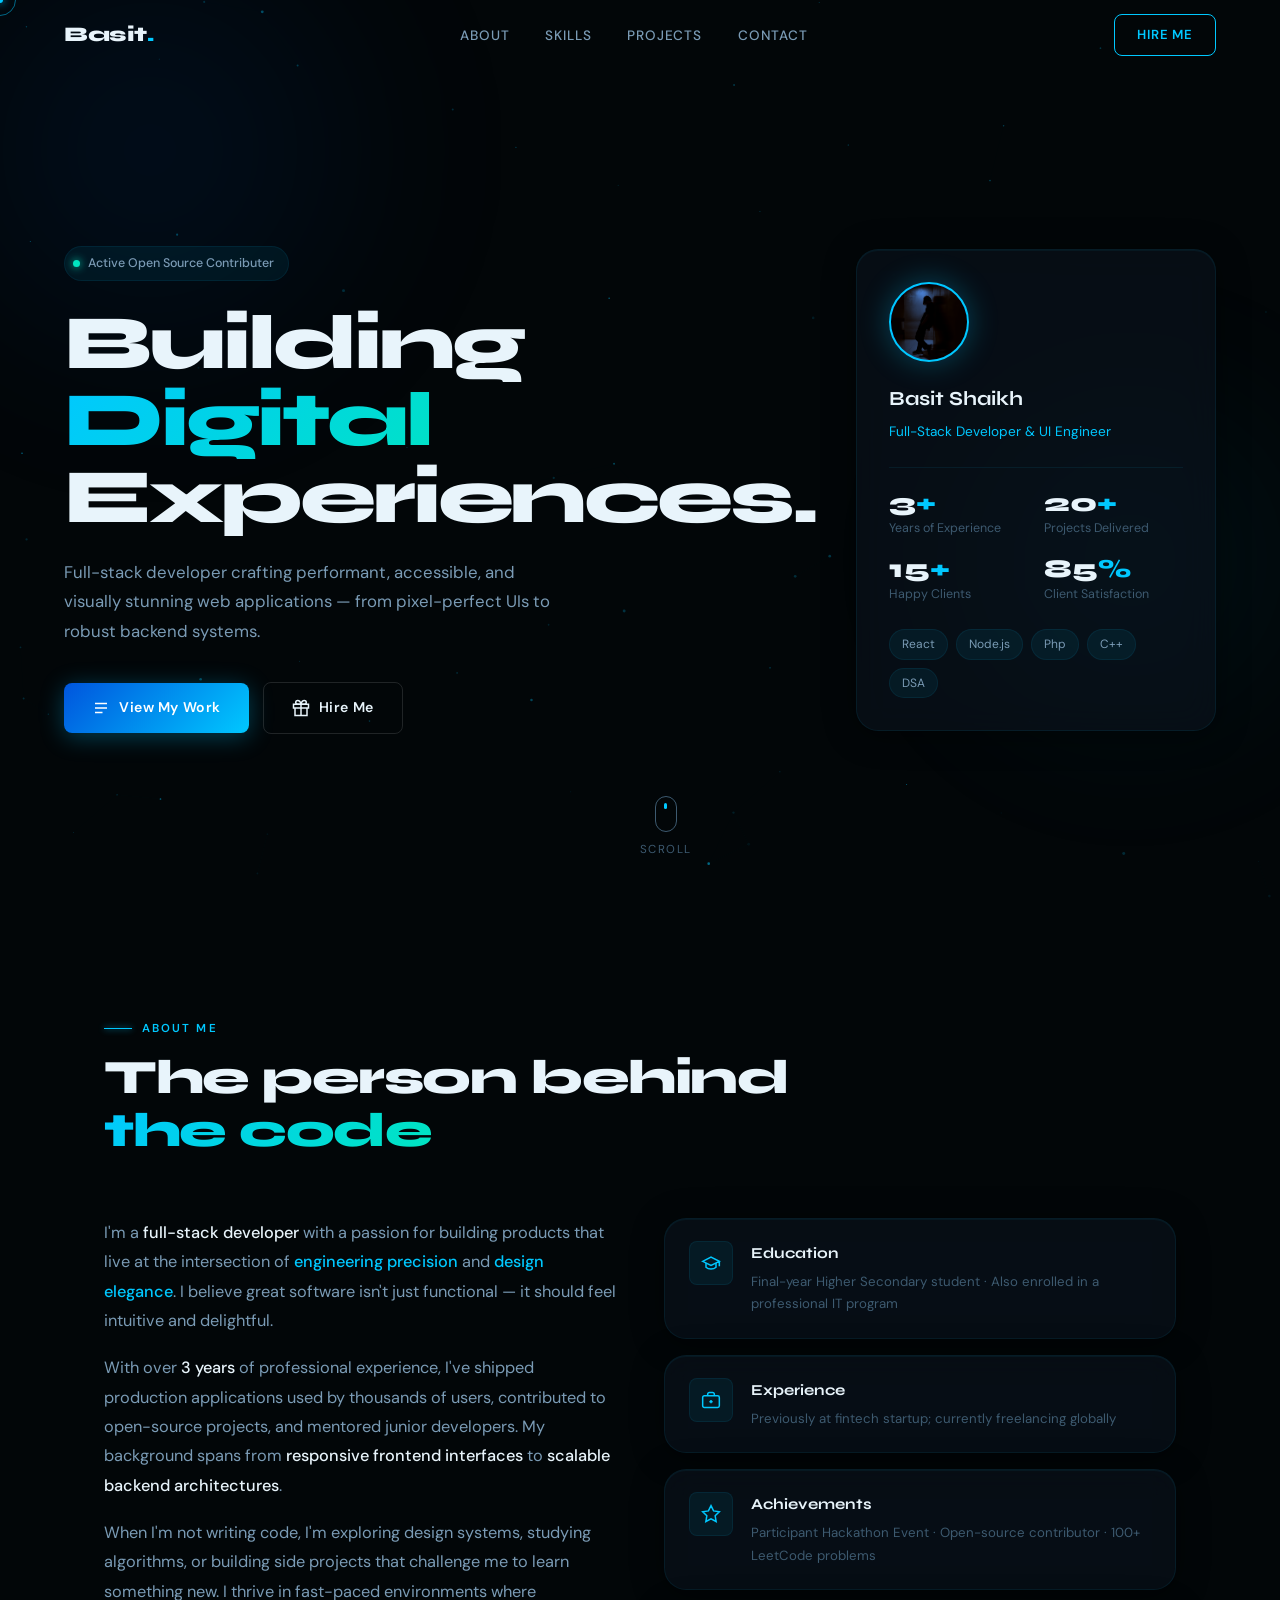
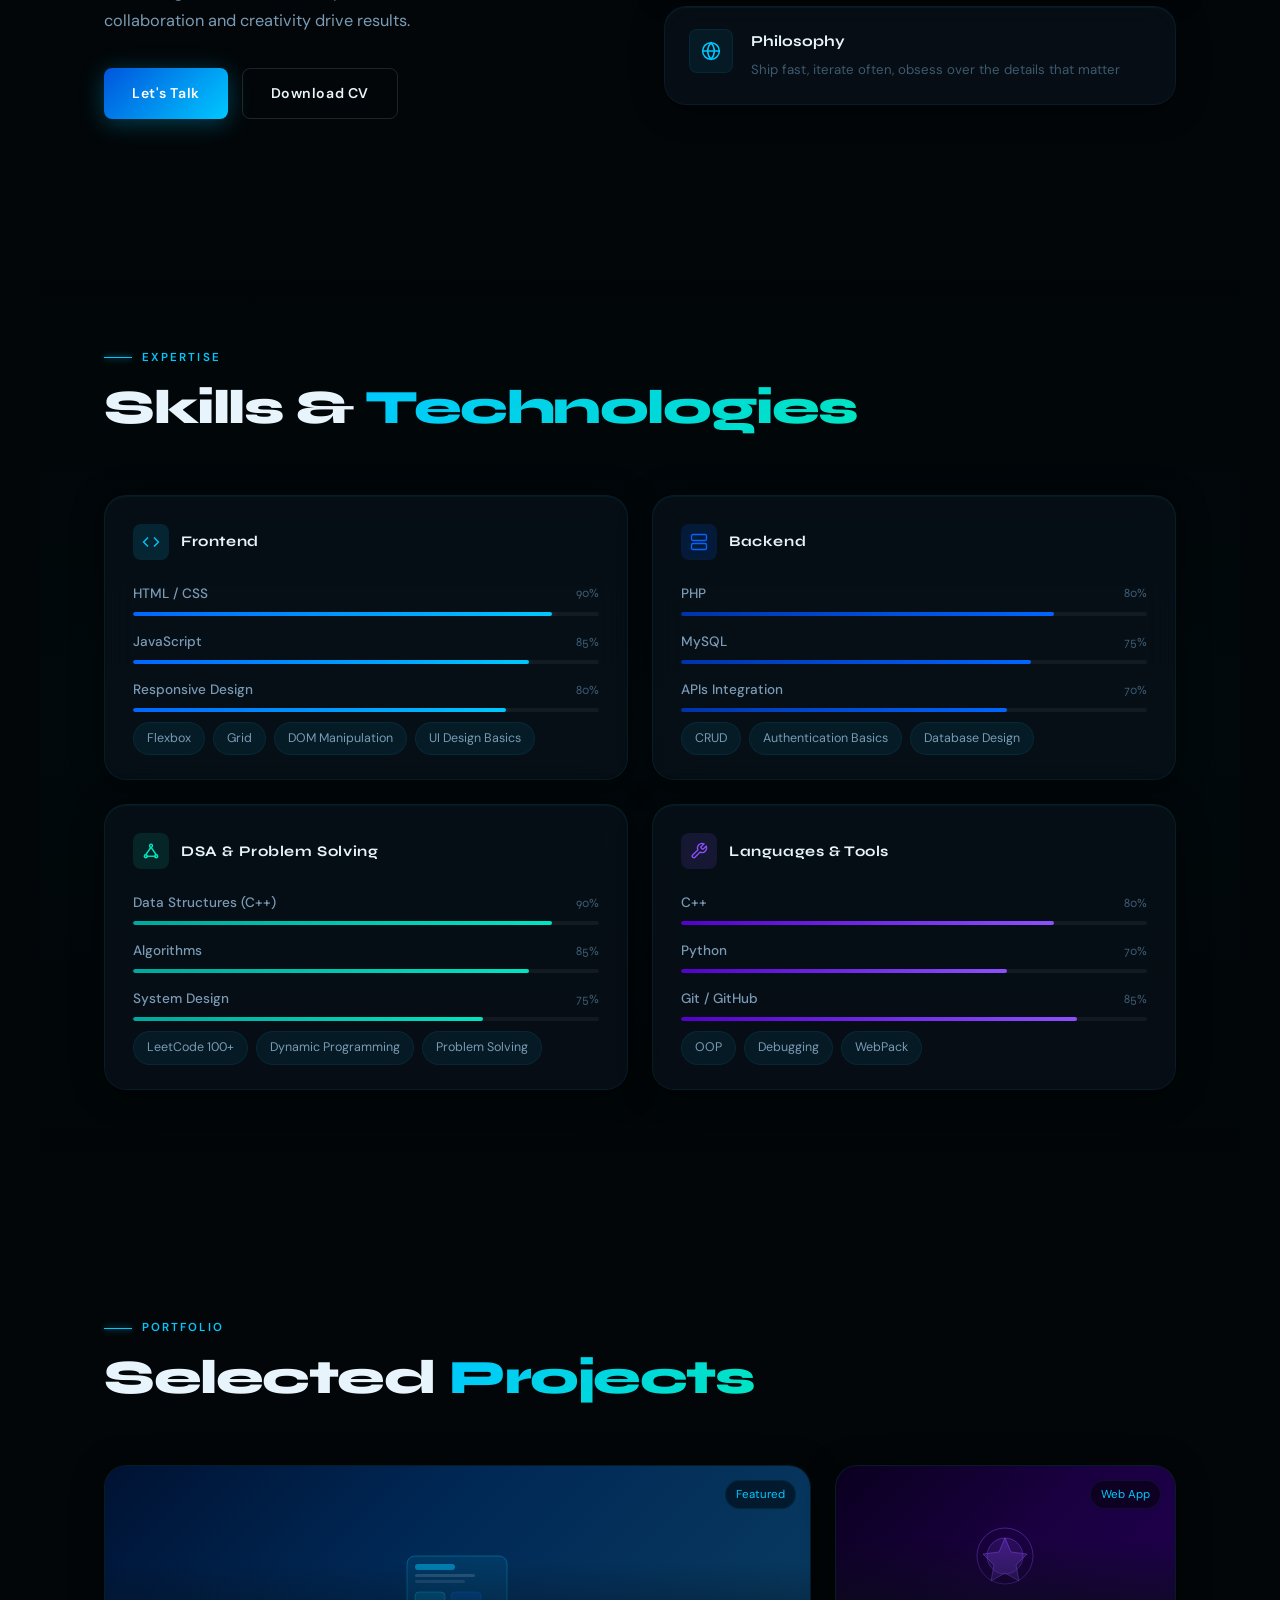
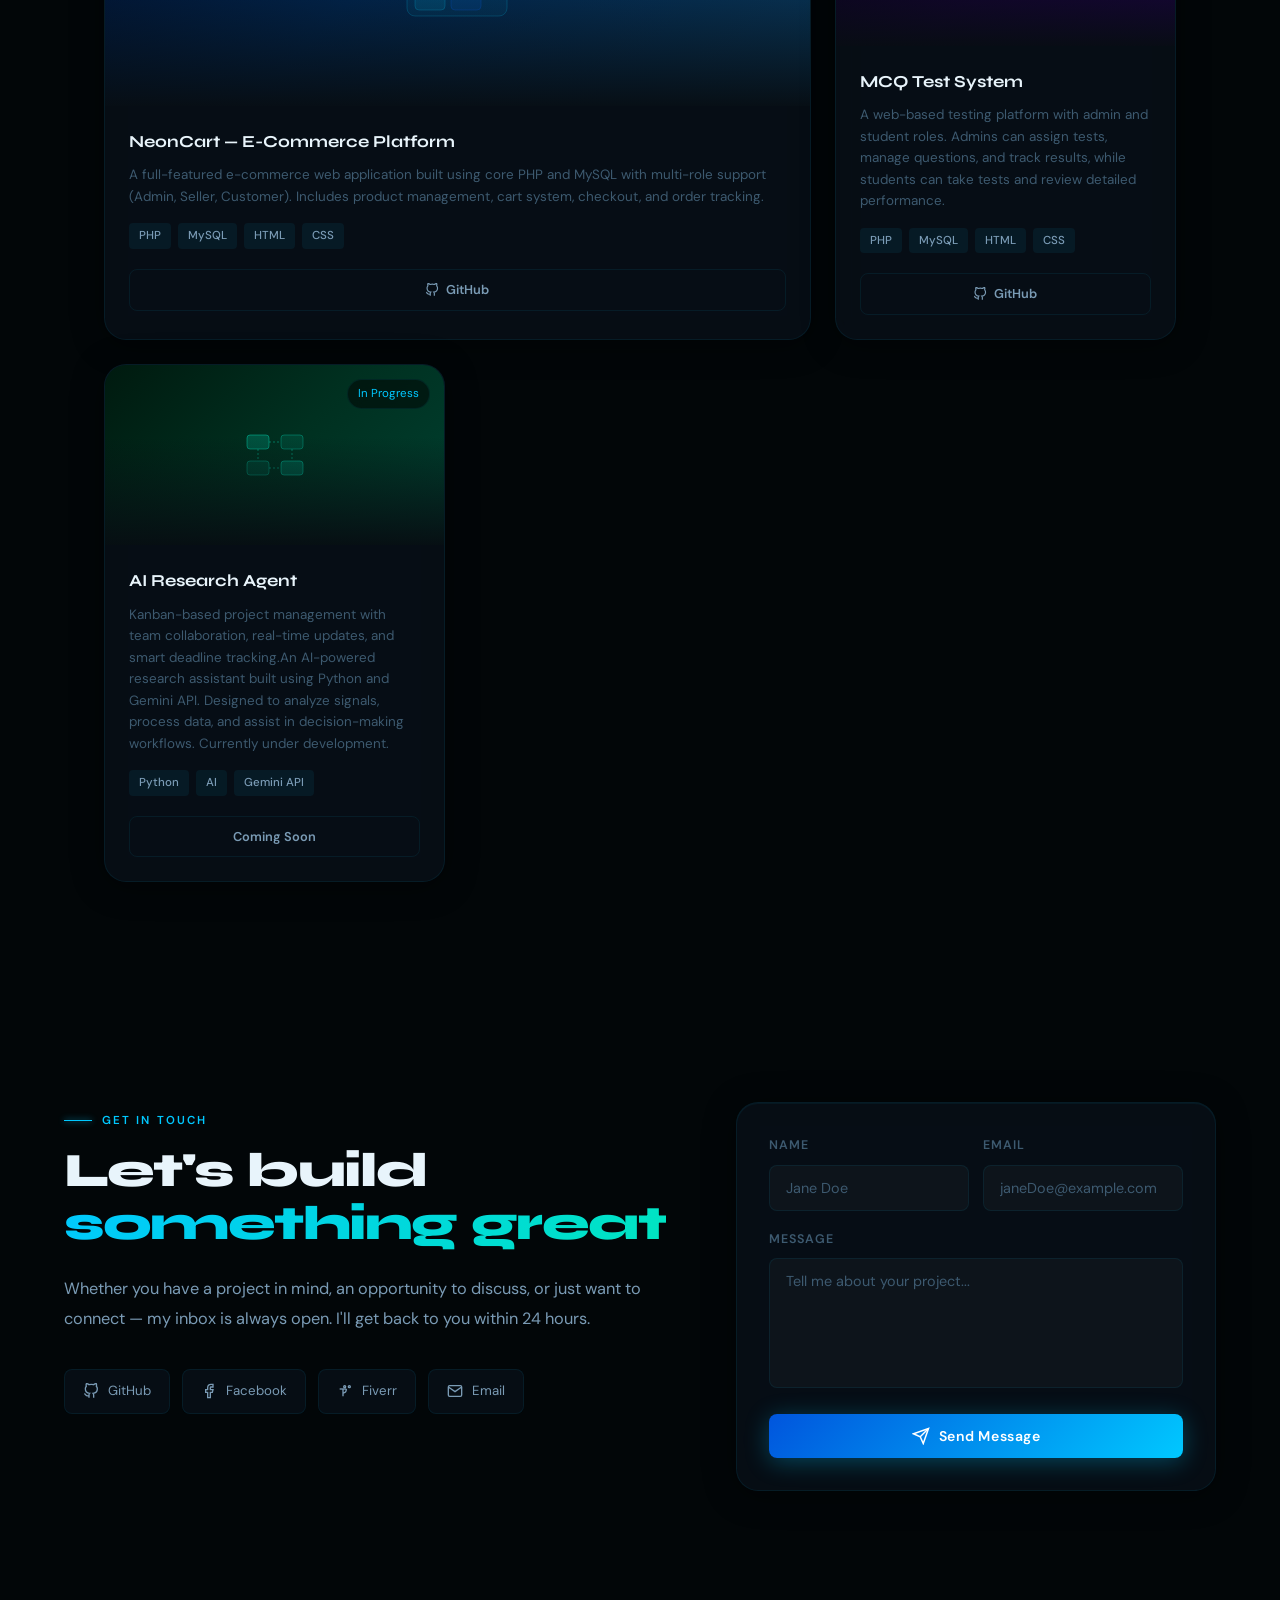
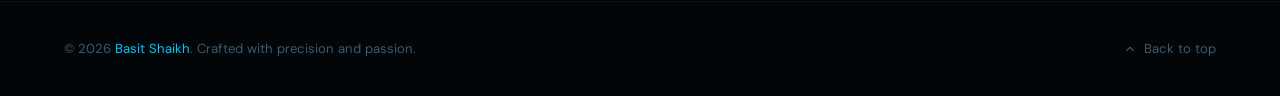
<file: index.html>
<!DOCTYPE html>
<html lang="en">
<head>
  <meta charset="UTF-8" />
  <meta name="viewport" content="width=device-width, initial-scale=1.0"/>
  <title>Basit Shaikh — Frontend Developer</title>
  <link rel="preconnect" href="https://fonts.googleapis.com">
  <link rel="preconnect" href="https://fonts.gstatic.com" crossorigin>
  <link href="https://fonts.googleapis.com/css2?family=Syne:wght@400;500;600;700;800&family=DM+Sans:ital,opsz,wght@0,9..40,300;0,9..40,400;0,9..40,500;1,9..40,300&display=swap" rel="stylesheet">
  <link rel="stylesheet" href="style.css"></link>
</head>
<body>

  <!-- Cursor -->
  <div id="cursor-dot"></div>
  <div id="cursor-ring"></div>

  <!-- Scroll Progress -->
  <div id="scroll-progress"></div>

  <!-- Loading Screen -->
  <div id="loader">
    <div class="loader-logo">AM</div>
    <div class="loader-bar-wrap"><div class="loader-bar"></div></div>
  </div>

  <!-- Ambient Orbs -->
  <div class="orb orb-1"></div>
  <div class="orb orb-2"></div>

  <!-- Background Canvas -->
  <canvas id="bg-canvas"></canvas>

  <!-- Mobile Nav -->
  <div id="mobile-nav">
    <a href="#about" class="mob-link">About</a>
    <a href="#skills" class="mob-link">Skills</a>
    <a href="#projects" class="mob-link">Projects</a>
    <a href="#contact" class="mob-link">Contact</a>
  </div>

  <!-- ========================
       NAVBAR
  ======================== -->
  <nav id="navbar">
    <a href="#hero" class="nav-logo">Basit<span>.</span></a>
    <ul class="nav-links">
      <li><a href="#about">About</a></li>
      <li><a href="#skills">Skills</a></li>
      <li><a href="#projects">Projects</a></li>
      <li><a href="#contact">Contact</a></li>
    </ul>
    <a href="#contact" class="nav-cta">Hire Me</a>
    <button class="nav-hamburger" id="hamburger" aria-label="Menu">
      <span></span><span></span><span></span>
    </button>
  </nav>

  <main>

    <!-- ========================
         HERO
    ======================== -->
    <section id="hero">
      <div class="hero-inner">
        <div class="hero-content">
          <div class="hero-badge">
            <div class="hero-badge-dot"></div>
            Active Open Source Contributer
          </div>
          <h1 class="hero-headline">
            <span class="line"><span>Building</span></span>
            <span class="line"><span class="grad">Digital</span></span>
            <span class="line"><span>Experiences.</span></span>
          </h1>
          <p class="hero-sub">
            Full-stack developer crafting performant, accessible, and visually stunning web applications — from pixel-perfect UIs to robust backend systems.
          </p>
          <div class="hero-actions">
            <a href="#projects" class="btn btn-primary">
              <svg class="btn-icon" viewBox="0 0 24 24" fill="none" stroke="currentColor" stroke-width="2"><path d="M4 6h16M4 12h16M4 18h10"/></svg>
              View My Work
            </a>
            <a href="#contact" class="btn btn-ghost">
              <svg class="btn-icon" viewBox="0 0 24 24" fill="none" stroke="currentColor" stroke-width="2"><path d="M20 12V22H4V12"/><path d="M22 7H2v5h20V7z"/><path d="M12 22V7"/><path d="M12 7H7.5a2.5 2.5 0 0 1 0-5C11 2 12 7 12 7z"/><path d="M12 7h4.5a2.5 2.5 0 0 0 0-5C13 2 12 7 12 7z"/></svg>
              Hire Me
            </a>
          </div>
        </div>

        <div class="hero-card glass">
          <div class="hero-card-avatar">
            <img src="images/Image_1.png">
          </div>
          <div class="hero-card-name">Basit Shaikh</div>
          <div class="hero-card-role">Full-Stack Developer &amp; UI Engineer</div>
          <div class="hero-card-divider"></div>
          <div class="hero-card-stats">
            <div class="stat-item">
              <div class="stat-num">3<span>+</span></div>
              <div class="stat-label">Years of Experience</div>
            </div>
            <div class="stat-item">
              <div class="stat-num">20<span>+</span></div>
              <div class="stat-label">Projects Delivered</div>
            </div>
            <div class="stat-item">
              <div class="stat-num">15<span>+</span></div>
              <div class="stat-label">Happy Clients</div>
            </div>
            <div class="stat-item">
              <div class="stat-num">85<span>%</span></div>
              <div class="stat-label">Client Satisfaction</div>
            </div>
          </div>
          <div class="hero-card-tags">
            <span class="tag">React</span>
            <span class="tag">Node.js</span>
            <span class="tag">Php</span>
            <span class="tag">C++</span>
            <span class="tag">DSA</span>
          </div>
        </div>
      </div>

      <div class="hero-scroll-hint">
        <div class="scroll-mouse"></div>
        Scroll
      </div>
    </section>

    <!-- ========================
         ABOUT
    ======================== -->
    <section id="about">
      <div class="section-label reveal">About Me</div>
      <div class="section-title reveal reveal-delay-1">The person behind<br><em>the code</em></div>

      <div class="about-grid">
        <div class="about-text reveal reveal-delay-2">
          <p>
            I'm a <strong>full-stack developer</strong> with a passion for building products that live at the intersection of <span class="about-highlight">engineering precision</span> and <span class="about-highlight">design elegance</span>. I believe great software isn't just functional — it should feel intuitive and delightful.
          </p>
          <p>
            With over <strong>3 years</strong> of professional experience, I've shipped production applications used by thousands of users, contributed to open-source projects, and mentored junior developers. My background spans from <strong>responsive frontend interfaces</strong> to <strong>scalable backend architectures</strong>.
          </p>
          <p>
            When I'm not writing code, I'm exploring design systems, studying algorithms, or building side projects that challenge me to learn something new. I thrive in fast-paced environments where collaboration and creativity drive results.
          </p>
          <div class="about-actions">
            <a href="#contact" class="btn btn-primary">Let's Talk</a>
            <a href="#" class="btn btn-ghost">Download CV</a>
          </div>
        </div>

<div class="about-cards">
  <div class="about-card glass reveal reveal-delay-2">
    <div class="about-card-icon">
      <svg width="20" height="20" viewBox="0 0 24 24" fill="none" stroke="#00c8ff" stroke-width="1.8">
        <path d="M22 10v6M2 10l10-5 10 5-10 5z"/>
        <path d="M6 12v5c3 3 9 3 12 0v-5"/>
      </svg>
    </div>
    <div class="about-card-content">
      <h4>Education</h4>
      <p>Final-year Higher Secondary student · Also enrolled in a professional IT program</p>
    </div>
  </div>

  <div class="about-card glass reveal reveal-delay-3">
    <div class="about-card-icon">
      <svg width="20" height="20" viewBox="0 0 24 24" fill="none" stroke="#00c8ff" stroke-width="1.8">
        <rect x="2" y="7" width="20" height="14" rx="2"/>
        <path d="M16 7V5a2 2 0 0 0-2-2h-4a2 2 0 0 0-2 2v2"/>
        <line x1="12" y1="12" x2="12" y2="16"/>
        <line x1="10" y1="14" x2="14" y2="14"/>
      </svg>
    </div>
    <div class="about-card-content">
      <h4>Experience</h4>
      <p>Previously at fintech startup; currently freelancing globally</p>
    </div>
  </div>

  <div class="about-card glass reveal reveal-delay-4">
    <div class="about-card-icon">
      <svg width="20" height="20" viewBox="0 0 24 24" fill="none" stroke="#00c8ff" stroke-width="1.8">
        <path d="M12 2l3.09 6.26L22 9.27l-5 4.87 1.18 6.88L12 17.77l-6.18 3.25L7 14.14 2 9.27l6.91-1.01L12 2z"/>
      </svg>
    </div>
    <div class="about-card-content">
      <h4>Achievements</h4>
      <p>Participant Hackathon Event · Open-source contributor · 100+ LeetCode problems</p>
    </div>
  </div>

  <div class="about-card glass reveal reveal-delay-5">
    <div class="about-card-icon">
      <svg width="20" height="20" viewBox="0 0 24 24" fill="none" stroke="#00c8ff" stroke-width="1.8">
        <circle cx="12" cy="12" r="10"/>
        <line x1="2" y1="12" x2="22" y2="12"/>
        <path d="M12 2a15.3 15.3 0 0 1 4 10 15.3 15.3 0 0 1-4 10 15.3 15.3 0 0 1-4-10 15.3 15.3 0 0 1 4-10z"/>
      </svg>
    </div>
    <div class="about-card-content">
      <h4>Philosophy</h4>
      <p>Ship fast, iterate often, obsess over the details that matter</p>
    </div>
  </div>
</div>
      </div>
    </section>

    <!-- ========================
         SKILLS
    ======================== -->
    <section id="skills">
      <div class="section-label reveal">Expertise</div>
      <div class="section-title reveal reveal-delay-1">Skills &amp; <em>Technologies</em></div>

      <div class="skills-grid">

<div class="skill-category glass reveal reveal-delay-1">
  <div class="skill-cat-header">
  <div class="skill-cat-icon cyan">
    <svg width="18" height="18" viewBox="0 0 24 24" fill="none" stroke="#00c8ff" stroke-width="1.8">
      <polyline points="16 18 22 12 16 6"/>
      <polyline points="8 6 2 12 8 18"/>
    </svg>
  </div>
    <div class="skill-cat-name">Frontend</div>
  </div>
  <div class="skill-items">
    <div class="skill-item">
      <div class="skill-item-top">
        <span class="skill-item-name">HTML / CSS</span>
        <span class="skill-item-pct">90%</span>
      </div>
      <div class="skill-bar"><div class="skill-bar-fill fill-cyan" data-width="90"></div></div>
    </div>
    <div class="skill-item">
      <div class="skill-item-top">
        <span class="skill-item-name">JavaScript</span>
        <span class="skill-item-pct">85%</span>
      </div>
      <div class="skill-bar"><div class="skill-bar-fill fill-cyan" data-width="85"></div></div>
    </div>
    <div class="skill-item">
      <div class="skill-item-top">
        <span class="skill-item-name">Responsive Design</span>
        <span class="skill-item-pct">80%</span>
      </div>
      <div class="skill-bar"><div class="skill-bar-fill fill-cyan" data-width="80"></div></div>
    </div>
  </div>
  <div class="skill-tags-row">
    <span class="skill-tag">Flexbox</span>
    <span class="skill-tag">Grid</span>
    <span class="skill-tag">DOM Manipulation</span>
    <span class="skill-tag">UI Design Basics</span>
  </div>
</div>

 <div class="skill-category glass reveal reveal-delay-2">
  <div class="skill-cat-header">
  <div class="skill-cat-icon blue">
    <svg width="18" height="18" viewBox="0 0 24 24" fill="none" stroke="#0066ff" stroke-width="1.8">
      <rect x="2" y="2" width="20" height="8" rx="2"/>
      <rect x="2" y="14" width="20" height="8" rx="2"/>
      <line x1="6" y1="6" x2="6.01" y2="6"/>
      <line x1="6" y1="18" x2="6.01" y2="18"/>
    </svg>
  </div>
    <div class="skill-cat-name">Backend</div>
  </div>
  <div class="skill-items">
    <div class="skill-item">
      <div class="skill-item-top">
        <span class="skill-item-name">PHP</span>
        <span class="skill-item-pct">80%</span>
      </div>
      <div class="skill-bar"><div class="skill-bar-fill fill-blue" data-width="80"></div></div>
    </div>
    <div class="skill-item">
      <div class="skill-item-top">
        <span class="skill-item-name">MySQL</span>
        <span class="skill-item-pct">75%</span>
      </div>
      <div class="skill-bar"><div class="skill-bar-fill fill-blue" data-width="75"></div></div>
    </div>
    <div class="skill-item">
      <div class="skill-item-top">
        <span class="skill-item-name">APIs Integration</span>
        <span class="skill-item-pct">70%</span>
      </div>
      <div class="skill-bar"><div class="skill-bar-fill fill-blue" data-width="70"></div></div>
    </div>
  </div>
  <div class="skill-tags-row">
    <span class="skill-tag">CRUD</span>
    <span class="skill-tag">Authentication Basics</span>
    <span class="skill-tag">Database Design</span>
  </div>
</div>

        <div class="skill-category glass reveal reveal-delay-3">
          <div class="skill-cat-header">
          <div class="skill-cat-icon teal">
            <svg width="18" height="18" viewBox="0 0 24 24" fill="none" stroke="#00e5c0" stroke-width="1.8">
              <circle cx="12" cy="5" r="2"/>
              <circle cx="5" cy="19" r="2"/>
              <circle cx="19" cy="19" r="2"/>
              <line x1="12" y1="7" x2="5" y2="17"/>
              <line x1="12" y1="7" x2="19" y2="17"/>
              <line x1="5" y1="19" x2="19" y2="19"/>
            </svg>
          </div>
            <div class="skill-cat-name">DSA &amp; Problem Solving</div>
          </div>
          <div class="skill-items">
            <div class="skill-item">
              <div class="skill-item-top">
                <span class="skill-item-name">Data Structures (C++)</span>
                <span class="skill-item-pct">90%</span>
              </div>
              <div class="skill-bar"><div class="skill-bar-fill fill-teal" data-width="90"></div></div>
            </div>
            <div class="skill-item">
              <div class="skill-item-top">
                <span class="skill-item-name">Algorithms</span>
                <span class="skill-item-pct">85%</span>
              </div>
              <div class="skill-bar"><div class="skill-bar-fill fill-teal" data-width="85"></div></div>
            </div>
            <div class="skill-item">
              <div class="skill-item-top">
                <span class="skill-item-name">System Design</span>
                <span class="skill-item-pct">75%</span>
              </div>
              <div class="skill-bar"><div class="skill-bar-fill fill-teal" data-width="75"></div></div>
            </div>
          </div>
          <div class="skill-tags-row">
            <span class="skill-tag">LeetCode 100+</span>
            <span class="skill-tag">Dynamic Programming</span>
            <span class="skill-tag">Problem Solving</span>
          </div>
        </div>

<div class="skill-category glass reveal reveal-delay-4">
  <div class="skill-cat-header">
  <div class="skill-cat-icon purple">
    <svg width="18" height="18" viewBox="0 0 24 24" fill="none" stroke="#8c50ff" stroke-width="1.8">
      <path d="M14.7 6.3a1 1 0 0 0 0 1.4l1.6 1.6a1 1 0 0 0 1.4 0l3.77-3.77a6 6 0 0 1-7.94 7.94l-6.91 6.91a2.12 2.12 0 0 1-3-3l6.91-6.91a6 6 0 0 1 7.94-7.94l-3.76 3.76z"/>
    </svg>
  </div>
    <div class="skill-cat-name">Languages & Tools</div>
  </div>
  <div class="skill-items">
    <div class="skill-item">
      <div class="skill-item-top">
        <span class="skill-item-name">C++</span>
        <span class="skill-item-pct">80%</span>
      </div>
      <div class="skill-bar"><div class="skill-bar-fill fill-purple" data-width="80"></div></div>
    </div>
    <div class="skill-item">
      <div class="skill-item-top">
        <span class="skill-item-name">Python</span>
        <span class="skill-item-pct">70%</span>
      </div>
      <div class="skill-bar"><div class="skill-bar-fill fill-purple" data-width="70"></div></div>
    </div>
    <div class="skill-item">
      <div class="skill-item-top">
        <span class="skill-item-name">Git / GitHub</span>
        <span class="skill-item-pct">85%</span>
      </div>
      <div class="skill-bar"><div class="skill-bar-fill fill-purple" data-width="85"></div></div>
    </div>
  </div>
  <div class="skill-tags-row">
    <span class="skill-tag">OOP</span>
    <span class="skill-tag">Debugging</span>
    <span class="skill-tag">WebPack</span>
  </div>
</div>
    </section>

    <!-- ========================
         PROJECTS
    ======================== -->
    <section id="projects">
      <div class="section-label reveal">Portfolio</div>
      <div class="section-title reveal reveal-delay-1">Selected <em>Projects</em></div>

      <div class="projects-grid">

        <!-- Featured Project -->
        <div class="project-card glass featured reveal reveal-delay-1">
          <div class="project-preview">
            <div class="project-preview-bg" style="background: linear-gradient(135deg, #001233 0%, #002855 40%, #0a3d62 100%);"></div>
            <div style="position:absolute;inset:0;display:flex;align-items:center;justify-content:center;">
              <svg width="120" height="80" viewBox="0 0 120 80" fill="none" xmlns="http://www.w3.org/2000/svg">
                <rect x="10" y="10" width="100" height="60" rx="8" fill="rgba(0,200,255,0.08)" stroke="rgba(0,200,255,0.3)" stroke-width="1"/>
                <rect x="18" y="18" width="40" height="6" rx="3" fill="rgba(0,200,255,0.5)"/>
                <rect x="18" y="28" width="60" height="3" rx="1.5" fill="rgba(255,255,255,0.15)"/>
                <rect x="18" y="34" width="50" height="3" rx="1.5" fill="rgba(255,255,255,0.1)"/>
                <rect x="18" y="46" width="30" height="18" rx="4" fill="rgba(0,200,255,0.15)" stroke="rgba(0,200,255,0.3)" stroke-width="1"/>
                <rect x="54" y="46" width="30" height="18" rx="4" fill="rgba(0,102,255,0.15)" stroke="rgba(0,102,255,0.3)" stroke-width="1"/>
              </svg>
            </div>
            <div class="project-preview-overlay"></div>
            <span class="project-badge">Featured</span>
          </div>
          <div class="project-body">
            <div class="project-title">NeonCart — E-Commerce Platform</div>
            <div class="project-desc">A full-featured e-commerce web application built 
              using core PHP and MySQL with multi-role support (Admin, Seller, Customer). 
              Includes product management, cart system, checkout, and order tracking.</div>
            <div class="project-tech">
              <span class="project-tech-tag">PHP</span>
              <span class="project-tech-tag">MySQL</span>
              <span class="project-tech-tag">HTML</span>
              <span class="project-tech-tag">CSS</span>
            </div>
            <div class="project-links">
              <a href="https://github.com/Guard-creator/e-Commerce-Site" class="project-link">
                <svg width="14" height="14" viewBox="0 0 24 24" fill="none" stroke="currentColor" stroke-width="2"><path d="M9 19c-5 1.5-5-2.5-7-3m14 6v-3.87a3.37 3.37 0 0 0-.94-2.61c3.14-.35 6.44-1.54 6.44-7A5.44 5.44 0 0 0 20 4.77 5.07 5.07 0 0 0 19.91 1S18.73.65 16 2.48a13.38 13.38 0 0 0-7 0C6.27.65 5.09 1 5.09 1A5.07 5.07 0 0 0 5 4.77a5.44 5.44 0 0 0-1.5 3.78c0 5.42 3.3 6.61 6.44 7A3.37 3.37 0 0 0 9 18.13V22"/></svg>
                GitHub
              </a>
            </div>
          </div>
        </div>

        <div class="project-card glass reveal reveal-delay-2">
          <div class="project-preview">
            <div class="project-preview-bg" style="background: linear-gradient(135deg, #0a001f 0%, #1a0040 50%, #200050 100%);"></div>
            <div style="position:absolute;inset:0;display:flex;align-items:center;justify-content:center;">
              <svg width="80" height="80" viewBox="0 0 80 80" fill="none">
                <circle cx="40" cy="40" r="28" stroke="rgba(140,80,255,0.4)" stroke-width="1"/>
                <circle cx="40" cy="40" r="18" fill="rgba(140,80,255,0.15)" stroke="rgba(140,80,255,0.4)" stroke-width="1"/>
                <path d="M40 22 L46 36 L62 38 L51 49 L54 65 L40 57 L26 65 L29 49 L18 38 L34 36 Z" fill="rgba(140,80,255,0.25)" stroke="rgba(140,80,255,0.5)" stroke-width="1"/>
              </svg>
            </div>
            <div class="project-preview-overlay"></div>
            <span class="project-badge">Web App</span>
          </div>
          <div class="project-body">
            <div class="project-title">MCQ Test System</div>
            <div class="project-desc"> A web-based testing platform with admin and student roles.
               Admins can assign tests, manage questions, and track results, while students can 
               take tests and review detailed performance.</div>
            <div class="project-tech">
              <span class="project-tech-tag">PHP</span>
              <span class="project-tech-tag">MySQL</span>
              <span class="project-tech-tag">HTML</span>
              <span class="project-tech-tag">CSS</span>
            </div>
            <div class="project-links">
              <a href="https://github.com/Guard-creator/MCQS-Test-For-youngsters" class="project-link">
                <svg width="14" height="14" viewBox="0 0 24 24" fill="none" stroke="currentColor" stroke-width="2"><path d="M9 19c-5 1.5-5-2.5-7-3m14 6v-3.87a3.37 3.37 0 0 0-.94-2.61c3.14-.35 6.44-1.54 6.44-7A5.44 5.44 0 0 0 20 4.77 5.07 5.07 0 0 0 19.91 1S18.73.65 16 2.48a13.38 13.38 0 0 0-7 0C6.27.65 5.09 1 5.09 1A5.07 5.07 0 0 0 5 4.77a5.44 5.44 0 0 0-1.5 3.78c0 5.42 3.3 6.61 6.44 7A3.37 3.37 0 0 0 9 18.13V22"/></svg>
                GitHub
              </a>
            </div>
          </div>
        </div>

        <div class="project-card glass reveal reveal-delay-3">
          <div class="project-preview">
            <div class="project-preview-bg" style="background: linear-gradient(135deg, #001a0f 0%, #003020 50%, #004030 100%);"></div>
            <div style="position:absolute;inset:0;display:flex;align-items:center;justify-content:center;">
              <svg width="80" height="80" viewBox="0 0 80 80" fill="none">
                <rect x="12" y="20" width="22" height="14" rx="3" fill="rgba(0,229,192,0.2)" stroke="rgba(0,229,192,0.4)" stroke-width="1"/>
                <rect x="46" y="20" width="22" height="14" rx="3" fill="rgba(0,229,192,0.1)" stroke="rgba(0,229,192,0.3)" stroke-width="1"/>
                <rect x="12" y="46" width="22" height="14" rx="3" fill="rgba(0,229,192,0.1)" stroke="rgba(0,229,192,0.3)" stroke-width="1"/>
                <rect x="46" y="46" width="22" height="14" rx="3" fill="rgba(0,229,192,0.2)" stroke="rgba(0,229,192,0.4)" stroke-width="1"/>
                <line x1="34" y1="27" x2="46" y2="27" stroke="rgba(0,229,192,0.4)" stroke-width="1" stroke-dasharray="2 2"/>
                <line x1="34" y1="53" x2="46" y2="53" stroke="rgba(0,229,192,0.4)" stroke-width="1" stroke-dasharray="2 2"/>
                <line x1="23" y1="34" x2="23" y2="46" stroke="rgba(0,229,192,0.4)" stroke-width="1" stroke-dasharray="2 2"/>
                <line x1="57" y1="34" x2="57" y2="46" stroke="rgba(0,229,192,0.4)" stroke-width="1" stroke-dasharray="2 2"/>
              </svg>
            </div>
            <div class="project-preview-overlay"></div>
            <span class="project-badge">In Progress</span>
          </div>
          <div class="project-body">
            <div class="project-title">AI Research Agent</div>
            <div class="project-desc">Kanban-based project management with team collaboration,
               real-time updates, and smart deadline tracking.An AI-powered research assistant
              built using Python and Gemini API. Designed to analyze signals, process data, and assist 
              in decision-making workflows. Currently under development.</div>
            <div class="project-tech">
              <span class="project-tech-tag">Python</span>
              <span class="project-tech-tag">AI</span>
              <span class="project-tech-tag">Gemini API</span>
            </div>
                <div class="project-links">
                <a href="#" class="project-link primary">Coming Soon</a>
              </div>
            </div>
          </div>
        </div>

      </div>
    </section>

    <!-- ========================
         CONTACT
    ======================== -->
    <section id="contact" style="max-width:100%; padding-left:5%; padding-right:5%;">
      <div class="contact-inner">
        <div class="contact-left">
          <div class="section-label reveal">Get In Touch</div>
          <div class="section-title reveal reveal-delay-1" style="margin-bottom:24px;">Let's build<br><em>something great</em></div>
          <p class="contact-desc reveal reveal-delay-2">
            Whether you have a project in mind, an opportunity to discuss, or just want to connect — my inbox is always open. I'll get back to you within 24 hours.
          </p>
<div class="contact-socials reveal reveal-delay-3">

  <!-- GitHub -->
  <a href="https://github.com/Guard-creator" class="social-link">
    <svg viewBox="0 0 24 24" fill="none" stroke="currentColor" stroke-width="2">
      <path d="M9 19c-5 1.5-5-2.5-7-3m14 6v-3.87a3.37 3.37 0 0 0-.94-2.61c3.14-.35 6.44-1.54 6.44-7A5.44 5.44 0 0 0 20 4.77 5.07 5.07 0 0 0 19.91 1S18.73.65 16 2.48a13.38 13.38 0 0 0-7 0C6.27.65 5.09 1 5.09 1A5.07 5.07 0 0 0 5 4.77a5.44 5.44 0 0 0-1.5 3.78c0 5.42 3.3 6.61 6.44 7A3.37 3.37 0 0 0 9 18.13V22"/>
    </svg>
    GitHub
  </a>

  <!-- Facebook -->
  <a href="https://www.facebook.com/profile.php?id=61582755312751" class="social-link">
    <svg viewBox="0 0 24 24" fill="none" stroke="currentColor" stroke-width="2">
      <path d="M18 2h-3a5 5 0 0 0-5 5v3H7v4h3v8h4v-8h3l1-4h-4V7a1 1 0 0 1 1-1h3z"/>
    </svg>
    Facebook
  </a>

  <!-- Fiverr -->
  <a href="#" class="social-link">
    <svg viewBox="0 0 24 24" fill="none" stroke="currentColor" stroke-width="2">
      <circle cx="18.5" cy="5.5" r="1.5"/>
      <circle cx="11.5" cy="5.5" r="1.5"/>
      <path d="M4 9h10"/>
      <path d="M9 9v11"/>
      <path d="M14 9c0 3.5-2 6-5 6"/>
    </svg>
    Fiverr
  </a>

  <!-- Email -->
  <a href="mailto:shaikhbasit279@gmail.com" class="social-link">
    <svg viewBox="0 0 24 24" fill="none" stroke="currentColor" stroke-width="2">
      <path d="M4 4h16c1.1 0 2 .9 2 2v12c0 1.1-.9 2-2 2H4c-1.1 0-2-.9-2-2V6c0-1.1.9-2 2-2z"/>
      <polyline points="22,6 12,13 2,6"/>
    </svg>
    Email
  </a>

</div>
</div>

<form action="https://api.web3forms.com/submit" method="POST" class="contact-form-wrap glass reveal reveal-delay-2">
  
  <!-- Access Key -->
   

    <input type="hidden" name="redirect" value="https://guard-creator.github.io/Protfolio/thankYou.html">

  <input type="hidden" name="access_key" value="99b6b3cf-8fb0-4c47-abd4-912bfd566cdf">

  <!-- Optional but recommended -->
  <input type="hidden" name="subject" value="New Message from Portfolio">
  <input type="hidden" name="from_name" value="Portfolio Contact Form">

  <div class="form-row">
    <div class="form-group">
      <label class="form-label">Name</label>
      <input type="text" name="name" class="form-input" placeholder="Jane Doe" required>
    </div>
    <div class="form-group">
      <label class="form-label">Email</label>
      <input type="email" name="email" class="form-input" placeholder="janeDoe@example.com" required>
    </div>
  </div>

  <div class="form-group">
    <label class="form-label">Message</label>
    <textarea name="message" class="form-textarea" placeholder="Tell me about your project..." required></textarea>
  </div>

  <button type="submit" class="btn btn-primary" style="width:100%; justify-content:center;">
    <svg class="btn-icon" viewBox="0 0 24 24" fill="none" stroke="currentColor" stroke-width="2">
      <line x1="22" y1="2" x2="11" y2="13"/>
      <polygon points="22 2 15 22 11 13 2 9 22 2"/>
    </svg>
    Send Message
  </button>

</form>

    </section>

  </main>

  <!-- ========================
       FOOTER
  ======================== -->
  <footer>
    <div class="footer-copy">
      © 2026 <span>Basit Shaikh</span>. Crafted with precision and passion.
    </div>
    <a href="#hero" class="footer-back-top">
      <svg width="14" height="14" viewBox="0 0 24 24" fill="none" stroke="currentColor" stroke-width="2"><polyline points="18 15 12 9 6 15"/></svg>
      Back to top
    </a>
  </footer>

  <script src="scripts.js"></script>

</body>
</html>
</file>
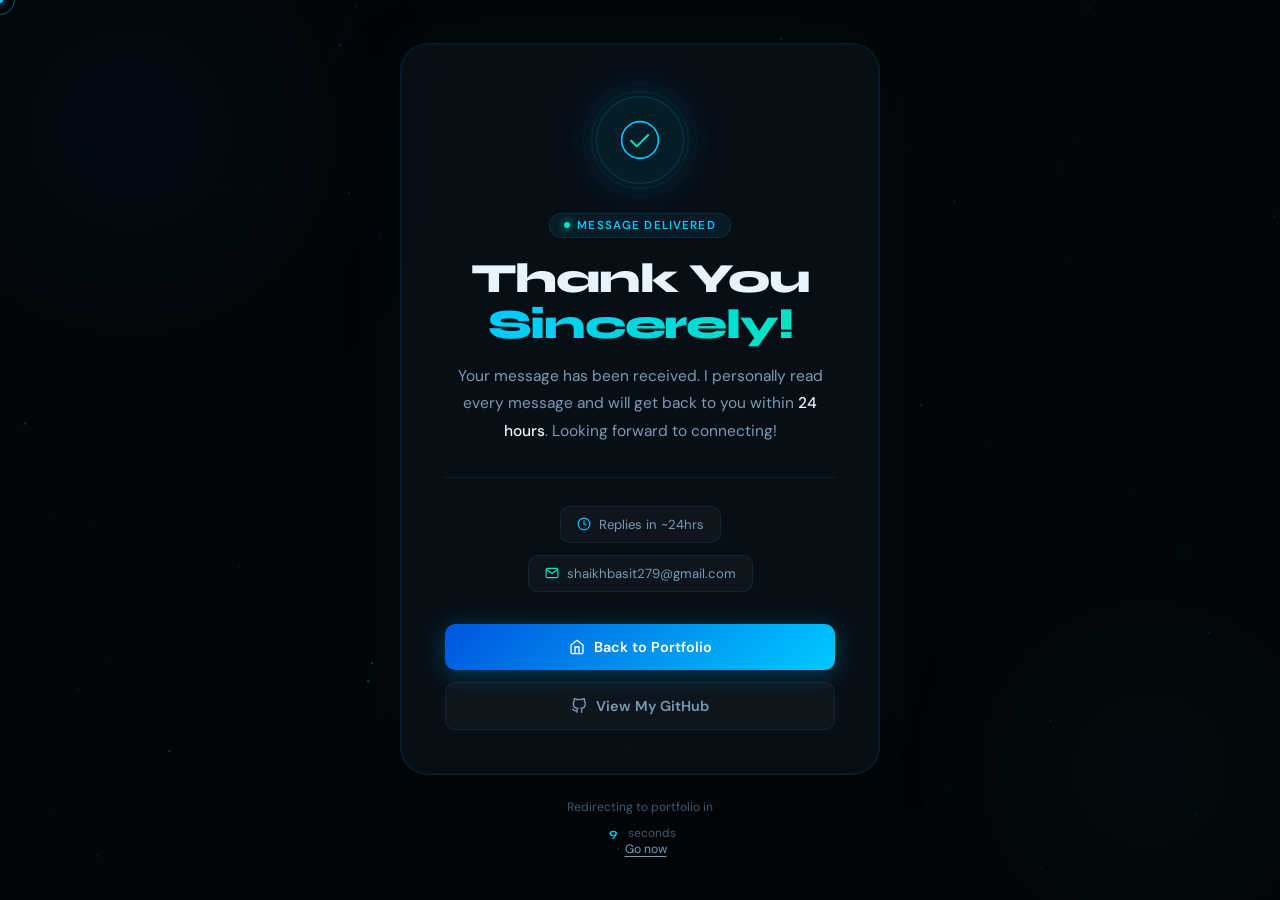
<file: thankYou.html>
<!DOCTYPE html>
<html lang="en">
<head>
  <meta charset="UTF-8"/>
  <meta name="viewport" content="width=device-width, initial-scale=1.0"/>
  <title>Message Sent — Alex Mercer</title>
  <link rel="preconnect" href="https://fonts.googleapis.com">
  <link rel="preconnect" href="https://fonts.gstatic.com" crossorigin>
  <link href="https://fonts.googleapis.com/css2?family=Syne:wght@400;600;700;800&family=DM+Sans:opsz,wght@9..40,300;9..40,400;9..40,500&display=swap" rel="stylesheet">
  <style>
    :root {
      --bg-0: #020608;
      --bg-1: #070d12;
      --bg-2: #0c1520;
      --glass-bg: rgba(12, 21, 32, 0.6);
      --glass-border: rgba(0, 200, 255, 0.1);
      --cyan: #00c8ff;
      --cyan-dim: rgba(0, 200, 255, 0.12);
      --cyan-glow: rgba(0, 200, 255, 0.35);
      --teal: #00e5c0;
      --blue: #0066ff;
      --text-primary: #e8f4fb;
      --text-secondary: #7a9bb5;
      --text-muted: #3d5a70;
      --font-display: 'Syne', sans-serif;
      --font-body: 'DM Sans', sans-serif;
    }

    *, *::before, *::after { box-sizing: border-box; margin: 0; padding: 0; }
    html { font-size: 16px; }

    body {
      background: var(--bg-0);
      color: var(--text-primary);
      font-family: var(--font-body);
      min-height: 100vh;
      display: flex;
      flex-direction: column;
      align-items: center;
      justify-content: center;
      overflow: hidden;
      position: relative;
      cursor: none;
    }

    /* ── Cursor ── */
    #cursor-dot {
      width: 6px; height: 6px;
      background: var(--cyan);
      border-radius: 50%;
      position: fixed; top: 0; left: 0;
      pointer-events: none; z-index: 9999;
      transform: translate(-50%,-50%);
      box-shadow: 0 0 8px var(--cyan);
      transition: width .2s, height .2s;
    }
    #cursor-ring {
      width: 30px; height: 30px;
      border: 1.5px solid rgba(0,200,255,.45);
      border-radius: 50%;
      position: fixed; top: 0; left: 0;
      pointer-events: none; z-index: 9998;
      transform: translate(-50%,-50%);
    }

    /* ── Canvas ── */
    #bg-canvas {
      position: fixed; inset: 0;
      z-index: 0; pointer-events: none;
    }

    /* ── Orbs ── */
    .orb {
      position: fixed; border-radius: 50%;
      filter: blur(90px); pointer-events: none;
      z-index: 0; opacity: 0.22;
    }
    .orb-1 {
      width: 500px; height: 500px;
      background: radial-gradient(circle, rgba(0,80,180,.55), transparent 70%);
      top: -120px; left: -120px;
      animation: o1 22s ease-in-out infinite;
    }
    .orb-2 {
      width: 420px; height: 420px;
      background: radial-gradient(circle, rgba(0,180,220,.3), transparent 70%);
      bottom: -80px; right: -80px;
      animation: o2 28s ease-in-out infinite;
    }
    @keyframes o1 { 0%,100%{transform:translate(0,0)} 50%{transform:translate(50px,60px)} }
    @keyframes o2 { 0%,100%{transform:translate(0,0)} 50%{transform:translate(-40px,-50px)} }

    /* ── Main Card ── */
    .page-wrap {
      position: relative; z-index: 1;
      width: 100%; max-width: 520px;
      padding: 20px;
      display: flex;
      flex-direction: column;
      align-items: center;
    }

    .card {
      width: 100%;
      background: var(--glass-bg);
      border: 1px solid var(--glass-border);
      border-radius: 28px;
      backdrop-filter: blur(20px) saturate(1.3);
      -webkit-backdrop-filter: blur(20px) saturate(1.3);
      box-shadow:
        0 8px 48px rgba(0,0,0,.5),
        0 0 0 1px rgba(0,200,255,.04) inset,
        0 0 80px rgba(0,200,255,.05);
      padding: 52px 44px 44px;
      text-align: center;
      animation: cardIn .9s cubic-bezier(.4,0,.2,1) both;
    }
    @keyframes cardIn {
      from { opacity: 0; transform: translateY(40px) scale(.97); }
      to   { opacity: 1; transform: none; }
    }

    /* ── Check Icon ── */
    .icon-wrap {
      width: 88px; height: 88px;
      border-radius: 50%;
      background: rgba(0,200,255,.08);
      border: 1px solid rgba(0,200,255,.18);
      display: flex; align-items: center; justify-content: center;
      margin: 0 auto 28px;
      position: relative;
      animation: iconPop .7s cubic-bezier(.4,0,.2,1) .3s both;
      box-shadow: 0 0 40px rgba(0,200,255,.15), 0 0 80px rgba(0,200,255,.06);
    }
    @keyframes iconPop {
      from { opacity: 0; transform: scale(.6); }
      to   { opacity: 1; transform: scale(1); }
    }
    .icon-wrap::before {
      content: '';
      position: absolute; inset: -6px;
      border-radius: 50%;
      border: 1px solid rgba(0,200,255,.1);
      animation: ripple 2.5s ease-out 1s infinite;
    }
    .icon-wrap::after {
      content: '';
      position: absolute; inset: -14px;
      border-radius: 50%;
      border: 1px solid rgba(0,200,255,.05);
      animation: ripple 2.5s ease-out 1.4s infinite;
    }
    @keyframes ripple {
      0%   { opacity: 1; transform: scale(1); }
      100% { opacity: 0; transform: scale(1.5); }
    }

    /* SVG check draw animation */
    .check-svg { width: 40px; height: 40px; }
    .check-circle {
      stroke: var(--cyan);
      stroke-width: 2;
      fill: none;
      stroke-dasharray: 157;
      stroke-dashoffset: 157;
      animation: drawCircle .7s cubic-bezier(.4,0,.2,1) .5s forwards;
    }
    .check-tick {
      stroke: var(--teal);
      stroke-width: 2.5;
      fill: none;
      stroke-linecap: round;
      stroke-linejoin: round;
      stroke-dasharray: 30;
      stroke-dashoffset: 30;
      animation: drawTick .4s cubic-bezier(.4,0,.2,1) 1s forwards;
    }
    @keyframes drawCircle { to { stroke-dashoffset: 0; } }
    @keyframes drawTick   { to { stroke-dashoffset: 0; } }

    /* ── Typography ── */
    .card-tag {
      display: inline-flex;
      align-items: center;
      gap: 7px;
      padding: 4px 14px;
      background: rgba(0,200,255,.07);
      border: 1px solid rgba(0,200,255,.12);
      border-radius: 100px;
      font-size: .72rem;
      font-weight: 600;
      letter-spacing: .1em;
      text-transform: uppercase;
      color: var(--cyan);
      margin-bottom: 18px;
      animation: fadeUp .6s ease .6s both;
    }
    .card-tag-dot {
      width: 6px; height: 6px;
      border-radius: 50%;
      background: var(--teal);
      box-shadow: 0 0 8px var(--teal);
      animation: blink 2s infinite;
    }
    @keyframes blink { 0%,100%{opacity:1} 50%{opacity:.4} }

    h1 {
      font-family: var(--font-display);
      font-size: clamp(2rem, 6vw, 2.6rem);
      font-weight: 800;
      letter-spacing: -.03em;
      line-height: 1.1;
      margin-bottom: 16px;
      animation: fadeUp .6s ease .7s both;
    }
    h1 em {
      font-style: normal;
      background: linear-gradient(135deg, var(--cyan), var(--teal));
      -webkit-background-clip: text;
      -webkit-text-fill-color: transparent;
      background-clip: text;
    }

    .card-desc {
      font-size: .97rem;
      color: var(--text-secondary);
      line-height: 1.75;
      margin-bottom: 32px;
      animation: fadeUp .6s ease .8s both;
    }
    .card-desc strong { color: var(--text-primary); font-weight: 500; }

    @keyframes fadeUp {
      from { opacity: 0; transform: translateY(14px); }
      to   { opacity: 1; transform: none; }
    }

    /* ── Divider ── */
    .divider {
      height: 1px;
      background: var(--glass-border);
      margin: 0 0 28px;
      animation: fadeUp .6s ease .85s both;
    }

    /* ── Info Pills ── */
    .info-row {
      display: flex;
      gap: 12px;
      justify-content: center;
      flex-wrap: wrap;
      margin-bottom: 32px;
      animation: fadeUp .6s ease .9s both;
    }
    .info-pill {
      display: flex;
      align-items: center;
      gap: 8px;
      padding: 9px 16px;
      background: rgba(255,255,255,.03);
      border: 1px solid var(--glass-border);
      border-radius: 10px;
      font-size: .82rem;
      color: var(--text-secondary);
    }
    .info-pill svg { flex-shrink: 0; }

    /* ── Buttons ── */
    .btn-group {
      display: flex;
      flex-direction: column;
      gap: 12px;
      animation: fadeUp .6s ease 1s both;
    }
    .btn {
      display: flex;
      align-items: center;
      justify-content: center;
      gap: 9px;
      padding: 14px 24px;
      border-radius: 10px;
      font-family: var(--font-body);
      font-size: .9rem;
      font-weight: 600;
      border: none;
      transition: all .2s cubic-bezier(.4,0,.2,1);
      text-decoration: none;
      cursor: none;
      width: 100%;
    }
    .btn-primary {
      background: linear-gradient(135deg, #0055dd, var(--cyan));
      color: #fff;
      box-shadow: 0 4px 24px rgba(0,200,255,.28);
    }
    .btn-primary:hover {
      box-shadow: 0 4px 36px rgba(0,200,255,.45);
      transform: translateY(-2px);
    }
    .btn-ghost {
      background: rgba(255,255,255,.03);
      color: var(--text-secondary);
      border: 1px solid var(--glass-border);
    }
    .btn-ghost:hover {
      border-color: rgba(0,200,255,.25);
      color: var(--cyan);
      background: rgba(0,200,255,.05);
      transform: translateY(-2px);
    }

    /* ── Footer note ── */
    .foot-note {
      margin-top: 24px;
      font-size: .76rem;
      color: var(--text-muted);
      text-align: center;
      animation: fadeUp .6s ease 1.1s both;
    }
    .foot-note a {
      color: var(--text-secondary);
      text-decoration: underline;
      text-underline-offset: 3px;
    }
    .foot-note a:hover { color: var(--cyan); }

    /* ── Confetti ── */
    .confetti-piece {
      position: fixed;
      width: 8px; height: 8px;
      border-radius: 2px;
      pointer-events: none;
      z-index: 2;
      animation: confettiFall linear forwards;
    }
    @keyframes confettiFall {
      0%   { transform: translateY(-20px) rotate(0deg); opacity: 1; }
      100% { transform: translateY(110vh) rotate(720deg); opacity: 0; }
    }

    /* ── Countdown ── */
    .countdown-wrap {
      display: flex;
      align-items: center;
      justify-content: center;
      gap: 6px;
      margin-top: 10px;
      font-size: .75rem;
      color: var(--text-muted);
      animation: fadeUp .6s ease 1.15s both;
    }
    .countdown-num {
      font-family: var(--font-display);
      font-weight: 700;
      color: var(--cyan);
      min-width: 18px;
      text-align: center;
    }

    /* ── Mobile ── */
    @media (max-width: 480px) {
      .card { padding: 40px 24px 32px; border-radius: 22px; }
      h1 { font-size: 1.85rem; }
      .info-row { gap: 8px; }
      .info-pill { font-size: .78rem; padding: 8px 12px; }
    }
  </style>
</head>
<body>

  <div id="cursor-dot"></div>
  <div id="cursor-ring"></div>
  <canvas id="bg-canvas"></canvas>
  <div class="orb orb-1"></div>
  <div class="orb orb-2"></div>

  <div class="page-wrap">
    <div class="card">

      <!-- Animated check icon -->
      <div class="icon-wrap">
        <svg class="check-svg" viewBox="0 0 50 50">
          <circle class="check-circle" cx="25" cy="25" r="23"/>
          <polyline class="check-tick" points="14,26 21,33 36,18"/>
        </svg>
      </div>

      <!-- Tag -->
      <div class="card-tag">
        <span class="card-tag-dot"></span>
        Message Delivered
      </div>

      <!-- Headline -->
      <h1>Thank You<br><em>Sincerely!</em></h1>

      <!-- Description -->
      <p class="card-desc">
        Your message has been received. I personally read every message and will get back to you within <strong>24 hours</strong>. Looking forward to connecting!
      </p>

      <div class="divider"></div>

      <!-- Info pills -->
      <div class="info-row">
        <div class="info-pill">
          <svg width="14" height="14" viewBox="0 0 24 24" fill="none" stroke="#00c8ff" stroke-width="2">
            <circle cx="12" cy="12" r="10"/>
            <polyline points="12 6 12 12 16 14"/>
          </svg>
          Replies in ~24hrs
        </div>
        <div class="info-pill">
          <svg width="14" height="14" viewBox="0 0 24 24" fill="none" stroke="#00e5c0" stroke-width="2">
            <path d="M4 4h16c1.1 0 2 .9 2 2v12c0 1.1-.9 2-2 2H4c-1.1 0-2-.9-2-2V6c0-1.1.9-2 2-2z"/>
            <polyline points="22,6 12,13 2,6"/>
          </svg>
          shaikhbasit279@gmail.com
        </div>
      </div>

      <!-- Buttons -->
      <div class="btn-group">
        <a href="index.html" class="btn btn-primary">
          <svg width="16" height="16" viewBox="0 0 24 24" fill="none" stroke="currentColor" stroke-width="2">
            <path d="M3 9l9-7 9 7v11a2 2 0 0 1-2 2H5a2 2 0 0 1-2-2z"/>
            <polyline points="9 22 9 12 15 12 15 22"/>
          </svg>
          Back to Portfolio
        </a>
        <a href="https://github.com/Guard-creator" target="_blank" class="btn btn-ghost">
          <svg width="16" height="16" viewBox="0 0 24 24" fill="none" stroke="currentColor" stroke-width="2">
            <path d="M9 19c-5 1.5-5-2.5-7-3m14 6v-3.87a3.37 3.37 0 0 0-.94-2.61c3.14-.35 6.44-1.54 6.44-7A5.44 5.44 0 0 0 20 4.77 5.07 5.07 0 0 0 19.91 1S18.73.65 16 2.48a13.38 13.38 0 0 0-7 0C6.27.65 5.09 1 5.09 1A5.07 5.07 0 0 0 5 4.77a5.44 5.44 0 0 0-1.5 3.78c0 5.42 3.3 6.61 6.44 7A3.37 3.37 0 0 0 9 18.13V22"/>
          </svg>
          View My GitHub
        </a>
      </div>

    </div>

    <!-- Foot note -->
    <p class="foot-note">
      Redirecting to portfolio in <span class="countdown-wrap"><span class="countdown-num" id="cd">10</span> seconds</span>
      &nbsp;·&nbsp; <a href="index.html">Go now</a>
    </p>
  </div>

  <script>
    /* ── Cursor ── */
    const dot  = document.getElementById('cursor-dot');
    const ring = document.getElementById('cursor-ring');
    let mx = 0, my = 0, rx = 0, ry = 0;
    document.addEventListener('mousemove', e => {
      mx = e.clientX; my = e.clientY;
      dot.style.left = mx + 'px'; dot.style.top = my + 'px';
    });
    (function tick() {
      rx += (mx - rx) * 0.13; ry += (my - ry) * 0.13;
      ring.style.left = rx + 'px'; ring.style.top = ry + 'px';
      requestAnimationFrame(tick);
    })();
    document.querySelectorAll('a,.btn').forEach(el => {
      el.addEventListener('mouseenter', () => { dot.style.width='10px'; dot.style.height='10px'; ring.style.width='44px'; ring.style.height='44px'; });
      el.addEventListener('mouseleave', () => { dot.style.width=''; dot.style.height=''; ring.style.width=''; ring.style.height=''; });
    });

    /* ── Particle Canvas ── */
    const canvas = document.getElementById('bg-canvas');
    const ctx = canvas.getContext('2d');
    let W, H, pts = [];
    function resize() { W = canvas.width = window.innerWidth; H = canvas.height = window.innerHeight; }
    resize();
    window.addEventListener('resize', resize);
    class P {
      constructor() { this.reset(true); }
      reset(init) {
        this.x = Math.random() * W; this.y = init ? Math.random() * H : H + 8;
        this.vx = (Math.random()-.5)*.15; this.vy = -(Math.random()*.25+.07);
        this.r = Math.random()*1.1+.3; this.a = Math.random()*.45+.07;
        this.life = 0; this.max = 200+Math.random()*260;
      }
      update() { this.x+=this.vx; this.y+=this.vy; this.life++; if(this.life>this.max||this.y<-8) this.reset(); }
      draw() {
        const alpha = this.a * Math.sin((this.life/this.max)*Math.PI);
        ctx.beginPath(); ctx.arc(this.x,this.y,this.r,0,Math.PI*2);
        ctx.fillStyle = `rgba(0,200,255,${alpha})`; ctx.fill();
      }
    }
    for(let i=0;i<60;i++) pts.push(new P());
    (function loop() {
      ctx.clearRect(0,0,W,H);
      pts.forEach(p => { p.update(); p.draw(); });
      for(let i=0;i<pts.length;i++) for(let j=i+1;j<pts.length;j++){
        const dx=pts[i].x-pts[j].x, dy=pts[i].y-pts[j].y, d=Math.sqrt(dx*dx+dy*dy);
        if(d<100){ ctx.beginPath(); ctx.moveTo(pts[i].x,pts[i].y); ctx.lineTo(pts[j].x,pts[j].y);
          ctx.strokeStyle=`rgba(0,200,255,${.035*(1-d/100)})`; ctx.lineWidth=.5; ctx.stroke(); }
      }
      requestAnimationFrame(loop);
    })();

    /* ── Confetti burst ── */
    const colors = ['#00c8ff','#00e5c0','#0066ff','#ffffff','#7af','#aef'];
    function spawnConfetti() {
      for(let i=0;i<55;i++){
        const el = document.createElement('div');
        el.className = 'confetti-piece';
        el.style.cssText = `
          left:${Math.random()*100}vw;
          top:-10px;
          background:${colors[Math.floor(Math.random()*colors.length)]};
          width:${6+Math.random()*6}px;
          height:${6+Math.random()*6}px;
          border-radius:${Math.random()>0.5?'50%':'2px'};
          animation-duration:${2.5+Math.random()*2.5}s;
          animation-delay:${Math.random()*1.2}s;
          opacity:${0.6+Math.random()*0.4};
        `;
        document.body.appendChild(el);
        el.addEventListener('animationend', () => el.remove());
      }
    }
    setTimeout(spawnConfetti, 700);

    /* ── Countdown redirect ── */
    let secs = 10;
    const cdEl = document.getElementById('cd');
    const timer = setInterval(() => {
      secs--;
      cdEl.textContent = secs;
      if(secs <= 0){ clearInterval(timer); window.location.href = 'index.html'; }
    }, 1000);
  </script>
</body>
</html>
</file>
<file: style.css>
/* ========================
       CSS CUSTOM PROPERTIES
    ======================== */
    :root {
      --bg-0: #020608;
      --bg-1: #070d12;
      --bg-2: #0c1520;
      --bg-3: #101d2a;
      --glass-bg: rgba(12, 21, 32, 0.55);
      --glass-border: rgba(0, 200, 255, 0.08);
      --glass-hover: rgba(0, 200, 255, 0.05);

      --cyan: #00c8ff;
      --cyan-dim: rgba(0, 200, 255, 0.15);
      --cyan-glow: rgba(0, 200, 255, 0.35);
      --cyan-soft: rgba(0, 200, 255, 0.07);
      --blue: #0066ff;
      --teal: #00e5c0;

      --text-primary: #e8f4fb;
      --text-secondary: #7a9bb5;
      --text-muted: #3d5a70;

      --font-display: 'Syne', sans-serif;
      --font-body: 'DM Sans', sans-serif;

      --radius-sm: 8px;
      --radius-md: 14px;
      --radius-lg: 22px;
      --radius-xl: 32px;

      --transition-fast: 0.18s cubic-bezier(0.4, 0, 0.2, 1);
      --transition-med: 0.35s cubic-bezier(0.4, 0, 0.2, 1);
      --transition-slow: 0.65s cubic-bezier(0.4, 0, 0.2, 1);

      --shadow-glow: 0 0 30px rgba(0, 200, 255, 0.18), 0 0 80px rgba(0, 200, 255, 0.06);
      --shadow-card: 0 4px 32px rgba(0, 0, 0, 0.45), 0 1px 0 rgba(0, 200, 255, 0.06) inset;
    }

    /* ========================
       RESET & BASE
    ======================== */
    *, *::before, *::after { box-sizing: border-box; margin: 0; padding: 0; }

    html { scroll-behavior: smooth; font-size: 16px; }

    body {
      background-color: var(--bg-0);
      color: var(--text-primary);
      font-family: var(--font-body);
      font-weight: 400;
      line-height: 1.7;
      overflow-x: hidden;
      cursor: none;
    }

    ::selection { background: var(--cyan-dim); color: var(--cyan); }

    a { color: inherit; text-decoration: none; }
    img { max-width: 100%; display: block; }
    button { cursor: none; font-family: var(--font-body); }

    /* ========================
       CUSTOM CURSOR
    ======================== */
    #cursor-dot {
      width: 6px; height: 6px;
      background: var(--cyan);
      border-radius: 50%;
      position: fixed;
      top: 0; left: 0;
      pointer-events: none;
      z-index: 10000;
      transform: translate(-50%, -50%);
      transition: width 0.2s, height 0.2s, background 0.2s;
      box-shadow: 0 0 8px var(--cyan);
    }
    #cursor-ring {
      width: 32px; height: 32px;
      border: 1.5px solid rgba(0, 200, 255, 0.5);
      border-radius: 50%;
      position: fixed;
      top: 0; left: 0;
      pointer-events: none;
      z-index: 9999;
      transform: translate(-50%, -50%);
      transition: transform 0.12s linear, width 0.25s, height 0.25s, border-color 0.25s, opacity 0.25s;
    }
    body.cursor-hover #cursor-dot { width: 10px; height: 10px; background: #fff; }
    body.cursor-hover #cursor-ring { width: 48px; height: 48px; border-color: var(--cyan); }
    body.cursor-click #cursor-ring { width: 20px; height: 20px; opacity: 0.6; }

    /* ========================
       SCROLL PROGRESS BAR
    ======================== */
    #scroll-progress {
      position: fixed;
      top: 0; left: 0;
      height: 2px;
      width: 0%;
      background: linear-gradient(90deg, var(--blue), var(--cyan), var(--teal));
      z-index: 9998;
      transition: width 0.1s linear;
      box-shadow: 0 0 8px var(--cyan);
    }

    /* ========================
       LOADING SCREEN
    ======================== */
    #loader {
      position: fixed;
      inset: 0;
      background: var(--bg-0);
      z-index: 9997;
      display: flex;
      flex-direction: column;
      align-items: center;
      justify-content: center;
      gap: 20px;
      transition: opacity 0.6s ease, visibility 0.6s ease;
    }
    #loader.hidden { opacity: 0; visibility: hidden; }
    .loader-logo {
      font-family: var(--font-display);
      font-size: 2.8rem;
      font-weight: 800;
      letter-spacing: -0.02em;
      background: linear-gradient(135deg, var(--cyan), var(--teal));
      -webkit-background-clip: text;
      -webkit-text-fill-color: transparent;
      background-clip: text;
    }
    .loader-bar-wrap {
      width: 180px; height: 2px;
      background: var(--bg-3);
      border-radius: 2px;
      overflow: hidden;
    }
    .loader-bar {
      height: 100%;
      width: 0%;
      background: linear-gradient(90deg, var(--blue), var(--cyan));
      border-radius: 2px;
      animation: loader-fill 1.4s cubic-bezier(0.4, 0, 0.2, 1) forwards;
    }
    @keyframes loader-fill { to { width: 100%; } }

    /* ========================
       CANVAS BACKGROUND
    ======================== */
    #bg-canvas {
      position: fixed;
      inset: 0;
      z-index: 0;
      pointer-events: none;
    }

    /* ========================
       NAVBAR
    ======================== */
    #navbar {
      position: fixed;
      top: 0; left: 0; right: 0;
      z-index: 500;
      padding: 0 5%;
      height: 70px;
      display: flex;
      align-items: center;
      justify-content: space-between;
      transition: background var(--transition-med), border-color var(--transition-med), backdrop-filter var(--transition-med);
    }
    #navbar.scrolled {
      background: rgba(7, 13, 18, 0.8);
      backdrop-filter: blur(20px) saturate(1.3);
      -webkit-backdrop-filter: blur(20px) saturate(1.3);
      border-bottom: 1px solid var(--glass-border);
    }
    .nav-logo {
      font-family: var(--font-display);
      font-size: 1.3rem;
      font-weight: 800;
      letter-spacing: -0.02em;
      color: var(--text-primary);
    }
    .nav-logo span { color: var(--cyan); }
    .nav-links {
      display: flex;
      align-items: center;
      gap: 36px;
      list-style: none;
    }
    .nav-links a {
      font-size: 0.85rem;
      font-weight: 500;
      letter-spacing: 0.06em;
      text-transform: uppercase;
      color: var(--text-secondary);
      position: relative;
      transition: color var(--transition-fast);
    }
    .nav-links a::after {
      content: '';
      position: absolute;
      bottom: -4px; left: 0;
      width: 0; height: 1px;
      background: var(--cyan);
      transition: width var(--transition-med);
      box-shadow: 0 0 6px var(--cyan);
    }
    .nav-links a:hover, .nav-links a.active { color: var(--cyan); }
    .nav-links a:hover::after, .nav-links a.active::after { width: 100%; }
    .nav-cta {
      padding: 9px 22px;
      border: 1px solid var(--cyan);
      border-radius: var(--radius-sm);
      font-size: 0.82rem;
      font-weight: 600;
      letter-spacing: 0.06em;
      text-transform: uppercase;
      color: var(--cyan);
      background: transparent;
      transition: background var(--transition-fast), box-shadow var(--transition-fast);
    }
    .nav-cta:hover { background: var(--cyan-dim); box-shadow: 0 0 20px var(--cyan-glow); }

    .nav-hamburger {
      display: none;
      flex-direction: column;
      gap: 5px;
      background: none;
      border: none;
      padding: 4px;
    }
    .nav-hamburger span {
      display: block;
      width: 24px; height: 1.5px;
      background: var(--text-secondary);
      transition: var(--transition-med);
      transform-origin: center;
    }
    .nav-hamburger.open span:nth-child(1) { transform: translateY(6.5px) rotate(45deg); background: var(--cyan); }
    .nav-hamburger.open span:nth-child(2) { opacity: 0; }
    .nav-hamburger.open span:nth-child(3) { transform: translateY(-6.5px) rotate(-45deg); background: var(--cyan); }

    /* ========================
       MAIN LAYOUT
    ======================== */
    main { position: relative; z-index: 1; }
    section {
      padding: 110px 5%;
      max-width: 1200px;
      margin: 0 auto;
    }

    /* ========================
       SECTION HEADERS
    ======================== */
    .section-label {
      display: inline-flex;
      align-items: center;
      gap: 10px;
      font-size: 0.72rem;
      font-weight: 600;
      letter-spacing: 0.18em;
      text-transform: uppercase;
      color: var(--cyan);
      margin-bottom: 14px;
    }
    .section-label::before {
      content: '';
      width: 28px; height: 1px;
      background: var(--cyan);
      box-shadow: 0 0 6px var(--cyan);
    }
    .section-title {
      font-family: var(--font-display);
      font-size: clamp(2rem, 4vw, 3rem);
      font-weight: 800;
      line-height: 1.1;
      letter-spacing: -0.03em;
      color: var(--text-primary);
      margin-bottom: 60px;
    }
    .section-title em {
      font-style: normal;
      background: linear-gradient(135deg, var(--cyan), var(--teal));
      -webkit-background-clip: text;
      -webkit-text-fill-color: transparent;
      background-clip: text;
    }

    /* ========================
       REVEAL ANIMATIONS
    ======================== */
    .reveal {
      opacity: 0;
      transform: translateY(36px);
      transition: opacity 0.75s cubic-bezier(0.4, 0, 0.2, 1),
                  transform 0.75s cubic-bezier(0.4, 0, 0.2, 1);
    }
    .reveal.visible { opacity: 1; transform: none; }
    .reveal-delay-1 { transition-delay: 0.1s; }
    .reveal-delay-2 { transition-delay: 0.2s; }
    .reveal-delay-3 { transition-delay: 0.3s; }
    .reveal-delay-4 { transition-delay: 0.4s; }
    .reveal-delay-5 { transition-delay: 0.5s; }
    .reveal-delay-6 { transition-delay: 0.6s; }

    /* ========================
       GLASS CARD
    ======================== */
    .glass {
      background: var(--glass-bg);
      border: 1px solid var(--glass-border);
      border-radius: var(--radius-lg);
      backdrop-filter: blur(16px) saturate(1.2);
      -webkit-backdrop-filter: blur(16px) saturate(1.2);
      box-shadow: var(--shadow-card);
    }
    .glass:hover {
      border-color: rgba(0, 200, 255, 0.15);
      box-shadow: var(--shadow-card), 0 0 40px rgba(0, 200, 255, 0.06);
    }

    /* ========================
       BUTTONS
    ======================== */
    .btn {
      display: inline-flex;
      align-items: center;
      gap: 9px;
      padding: 13px 28px;
      border-radius: var(--radius-sm);
      font-family: var(--font-body);
      font-size: 0.88rem;
      font-weight: 600;
      letter-spacing: 0.04em;
      transition: all var(--transition-fast);
      position: relative;
      overflow: hidden;
      border: none;
    }
    .btn::before {
      content: '';
      position: absolute;
      inset: 0;
      background: linear-gradient(135deg, rgba(255,255,255,0.06), transparent);
      opacity: 0;
      transition: opacity var(--transition-fast);
    }
    .btn:hover::before { opacity: 1; }

    .btn-primary {
      background: linear-gradient(135deg, #0055dd, var(--cyan));
      color: #fff;
      box-shadow: 0 4px 24px rgba(0, 200, 255, 0.3);
    }
    .btn-primary:hover { box-shadow: 0 4px 36px rgba(0, 200, 255, 0.5); transform: translateY(-1px); }

    .btn-ghost {
      background: transparent;
      color: var(--text-primary);
      border: 1px solid rgba(255,255,255,0.12);
    }
    .btn-ghost:hover { border-color: var(--cyan); color: var(--cyan); background: var(--cyan-soft); }

    .btn-icon { width: 18px; height: 18px; }

    /* ========================
       HERO SECTION
    ======================== */
    #hero {
      min-height: 100vh;
      max-width: 100%;
      padding: 0 5%;
      display: flex;
      align-items: center;
      position: relative;
      overflow: hidden;
    }
    .hero-inner {
      max-width: 1200px;
      margin: 0 auto;
      width: 100%;
      display: grid;
      grid-template-columns: 1fr minmax(300px, 400px);
      gap: 40px; /* reduce gap */
      align-items: center;
      padding-top: 80px;
    }
    .hero-badge {
      display: inline-flex;
      align-items: center;
      gap: 8px;
      padding: 6px 14px 6px 8px;
      border: 1px solid var(--glass-border);
      border-radius: 100px;
      background: var(--cyan-soft);
      font-size: 0.78rem;
      font-weight: 500;
      color: var(--text-secondary);
      margin-bottom: 24px;
    }
    .hero-badge-dot {
      width: 7px; height: 7px;
      border-radius: 50%;
      background: var(--teal);
      box-shadow: 0 0 8px var(--teal);
      animation: pulse 2s infinite;
    }
    @keyframes pulse {
      0%, 100% { box-shadow: 0 0 8px var(--teal); opacity: 1; }
      50% { box-shadow: 0 0 18px var(--teal); opacity: 0.6; }
    }
    .hero-headline {
      font-family: var(--font-display);
      font-size: clamp(3rem, 6vw, 5.2rem);
      font-weight: 800;
      line-height: 1.0;
      letter-spacing: -0.04em;
      margin-bottom: 22px;
    }
    .hero-headline .line { display: block; overflow: hidden; }
    .hero-headline .line span { display: block; animation: slideUp 0.9s cubic-bezier(0.4, 0, 0.2, 1) forwards; opacity: 0; }
    .hero-headline .line:nth-child(1) span { animation-delay: 0.3s; }
    .hero-headline .line:nth-child(2) span { animation-delay: 0.45s; }
    .hero-headline .line:nth-child(3) span { animation-delay: 0.6s; }
    @keyframes slideUp { from { transform: translateY(100%); opacity: 0; } to { transform: none; opacity: 1; } }

    .hero-headline .grad {
      background: linear-gradient(135deg, var(--cyan) 0%, var(--teal) 60%, #6af 100%);
      -webkit-background-clip: text;
      -webkit-text-fill-color: transparent;
      background-clip: text;
    }
    .hero-sub {
      font-size: 1.05rem;
      color: var(--text-secondary);
      max-width: 500px;
      line-height: 1.75;
      margin-bottom: 36px;
      animation: fadeIn 1s ease 0.9s both;
    }
    @keyframes fadeIn { from { opacity: 0; transform: translateY(12px); } to { opacity: 1; transform: none; } }
    .hero-actions {
      display: flex;
      align-items: center;
      gap: 14px;
      flex-wrap: wrap;
      animation: fadeIn 1s ease 1.1s both;
    }
    .hero-scroll-hint {
      position: absolute;
      bottom: 40px; left: 50%;
      transform: translateX(-50%);
      display: flex;
      flex-direction: column;
      align-items: center;
      gap: 8px;
      color: var(--text-muted);
      font-size: 0.72rem;
      letter-spacing: 0.12em;
      text-transform: uppercase;
      animation: fadeIn 1s ease 1.5s both;
    }
    .scroll-mouse {
      width: 22px; height: 36px;
      border: 1.5px solid var(--text-muted);
      border-radius: 12px;
      display: flex;
      justify-content: center;
      padding-top: 6px;
    }
    .scroll-mouse::after {
      content: '';
      width: 3px; height: 6px;
      background: var(--cyan);
      border-radius: 2px;
      animation: scrollBounce 1.8s infinite;
    }
    @keyframes scrollBounce {
      0%, 100% { transform: translateY(0); opacity: 1; }
      80% { transform: translateY(8px); opacity: 0; }
    }

    /* Hero card */
    .hero-card {
      padding: 32px;
      position: relative;
      animation: fadeIn 1s ease 0.8s both;
    }
    
    .hero-card-avatar {
      width: 80px; height: 80px;
      border-radius: 50%;
      border: 2px solid var(--cyan);
      background: linear-gradient(135deg, var(--blue), var(--cyan));
      display: flex;
      align-items: center;
      justify-content: center;
      font-family: var(--font-display);
      font-size: 1.8rem;
      font-weight: 800;
      color: #fff;
      margin-bottom: 20px;
      box-shadow: 0 0 30px rgba(0, 200, 255, 0.3);
      overflow: hidden;
    }
    .hero-card-name {
      font-family: var(--font-display);
      font-size: 1.25rem;
      font-weight: 700;
      margin-bottom: 4px;
    }
    .hero-card-role {
      font-size: 0.85rem;
      color: var(--cyan);
      margin-bottom: 24px;
    }
    .hero-card-divider {
      height: 1px;
      background: var(--glass-border);
      margin-bottom: 22px;
    }
    .hero-card-stats {
      display: grid;
      grid-template-columns: 1fr 1fr;
      gap: 16px;
      margin-bottom: 24px;
    }

    .stat-num {
      font-family: var(--font-display);
      font-size: 1.6rem;
      font-weight: 800;
      color: var(--text-primary);
      line-height: 1;
    }
    .stat-num span { color: var(--cyan); }
    .stat-label { font-size: 0.78rem; color: var(--text-muted); margin-top: 3px; }

    .hero-card-tags { display: flex; gap: 8px; flex-wrap: wrap; }
    .tag {
      padding: 4px 12px;
      background: var(--cyan-soft);
      border: 1px solid var(--glass-border);
      border-radius: 100px;
      font-size: 0.75rem;
      color: var(--text-secondary);
    }

    /* ========================
       ABOUT SECTION
    ======================== */
    .about-grid {
      display: grid;
      grid-template-columns: 1fr 1fr;
      gap: 48px;
      align-items: start;
    }
    .about-text p {
      color: var(--text-secondary);
      margin-bottom: 18px;
      font-size: 1.02rem;
      line-height: 1.8;
    }
    .about-text p strong { color: var(--text-primary); font-weight: 500; }
    .about-highlight {
      display: inline;
      color: var(--cyan);
      font-weight: 500;
    }
    .about-actions { margin-top: 32px; display: flex; gap: 14px; flex-wrap: wrap; }

    .about-cards { display: flex; flex-direction: column; gap: 16px; }
    .about-card {
      padding: 22px 24px;
      display: flex;
      align-items: flex-start;
      gap: 18px;
      transition: transform var(--transition-med), border-color var(--transition-med);
    }
    .about-card:hover { transform: translateX(6px); border-color: rgba(0, 200, 255, 0.18); }
    .about-card-icon {
      width: 44px; height: 44px;
      border-radius: var(--radius-sm);
      background: var(--cyan-soft);
      border: 1px solid var(--glass-border);
      display: flex;
      align-items: center;
      justify-content: center;
      flex-shrink: 0;
      font-size: 1.2rem;
    }
    .about-card-content h4 {
      font-family: var(--font-display);
      font-size: 0.95rem;
      font-weight: 700;
      margin-bottom: 4px;
      color: var(--text-primary);
    }
    .about-card-content p {
      font-size: 0.83rem;
      color: var(--text-muted);
    }

    /* ========================
       SKILLS SECTION
    ======================== */
    #skills { background: linear-gradient(180deg, transparent, rgba(0,200,255,0.02), transparent); }
    .skills-grid {
      display: grid;
      grid-template-columns: repeat(2, 1fr);
      gap: 24px;
    }
    .skill-category {
      padding: 28px 28px 24px;
      transition: transform var(--transition-med);
    }
    .skill-category:hover { transform: translateY(-4px); }
    .skill-cat-header {
      display: flex;
      align-items: center;
      gap: 12px;
      margin-bottom: 22px;
    }
    .skill-cat-icon {
      width: 36px; height: 36px;
      border-radius: var(--radius-sm);
      display: flex;
      align-items: center;
      justify-content: center;
      font-size: 1rem;
    }
    .skill-cat-icon.cyan { background: rgba(0, 200, 255, 0.12); }
    .skill-cat-icon.blue { background: rgba(0, 102, 255, 0.15); }
    .skill-cat-icon.teal { background: rgba(0, 229, 192, 0.1); }
    .skill-cat-icon.purple { background: rgba(140, 80, 255, 0.12); }

    .skill-cat-name {
      font-family: var(--font-display);
      font-size: 0.92rem;
      font-weight: 700;
      letter-spacing: 0.04em;
      color: var(--text-primary);
    }
    .skill-items { display: flex; flex-direction: column; gap: 14px; }

    .skill-item-top {
      display: flex;
      justify-content: space-between;
      align-items: center;
      margin-bottom: 7px;
    }
    .skill-item-name { font-size: 0.85rem; color: var(--text-secondary); font-weight: 500; }
    .skill-item-pct { font-size: 0.78rem; color: var(--text-muted); font-family: var(--font-display); }
    .skill-bar {
      height: 4px;
      background: rgba(255,255,255,0.05);
      border-radius: 4px;
      overflow: hidden;
    }
    .skill-bar-fill {
      height: 100%;
      border-radius: 4px;
      width: 0%;
      transition: width 1.2s cubic-bezier(0.4, 0, 0.2, 1);
    }
    .fill-cyan { background: linear-gradient(90deg, var(--blue), var(--cyan)); box-shadow: 0 0 8px var(--cyan-glow); }
    .fill-blue { background: linear-gradient(90deg, #0033aa, var(--blue)); }
    .fill-teal { background: linear-gradient(90deg, #00a89d, var(--teal)); }
    .fill-purple { background: linear-gradient(90deg, #5500cc, #8c50ff); }

    /* Skill tags row */
    .skill-tags-row {
      display: flex;
      flex-wrap: wrap;
      gap: 8px;
      margin-top: 10px;
    }
    .skill-tag {
      padding: 5px 13px;
      background: var(--cyan-soft);
      border: 1px solid var(--glass-border);
      border-radius: 100px;
      font-size: 0.78rem;
      color: var(--text-secondary);
      transition: border-color var(--transition-fast), color var(--transition-fast);
    }
    .skill-tag:hover { border-color: rgba(0, 200, 255, 0.3); color: var(--cyan); }

    /* ========================
       PROJECTS SECTION
    ======================== */
    .projects-grid {
      display: grid;
      grid-template-columns: repeat(3, 1fr);
      gap: 24px;
    }
    .project-card {
      padding: 0;
      overflow: hidden;
      transition: transform var(--transition-med), box-shadow var(--transition-med);
      cursor: none;
    }
    .project-card:hover {
      transform: translateY(-8px) scale(1.012);
      box-shadow: 0 20px 60px rgba(0, 0, 0, 0.5), 0 0 40px rgba(0, 200, 255, 0.12);
    }
    .project-preview {
      height: 180px;
      position: relative;
      overflow: hidden;
    }
    .project-preview-bg {
      position: absolute;
      inset: 0;
      transition: transform var(--transition-slow);
    }
    .project-card:hover .project-preview-bg { transform: scale(1.06); }
    .project-preview-overlay {
      position: absolute;
      inset: 0;
      background: linear-gradient(to bottom, transparent 40%, rgba(7,13,18,0.95));
    }
    .project-badge {
      position: absolute;
      top: 14px; right: 14px;
      padding: 4px 10px;
      background: rgba(0,0,0,0.5);
      border: 1px solid var(--glass-border);
      border-radius: 100px;
      font-size: 0.72rem;
      color: var(--cyan);
      backdrop-filter: blur(8px);
    }
    .project-body { padding: 22px 24px 24px; }
    .project-title {
      font-family: var(--font-display);
      font-size: 1.05rem;
      font-weight: 700;
      margin-bottom: 8px;
      color: var(--text-primary);
    }
    .project-desc {
      font-size: 0.84rem;
      color: var(--text-muted);
      line-height: 1.6;
      margin-bottom: 16px;
    }
    .project-tech {
      display: flex;
      gap: 7px;
      flex-wrap: wrap;
      margin-bottom: 20px;
    }
    .project-tech-tag {
      padding: 3px 10px;
      background: var(--cyan-soft);
      border-radius: 4px;
      font-size: 0.72rem;
      color: var(--text-secondary);
      font-weight: 500;
    }
    .project-links { display: flex; gap: 10px; }
    .project-link {
      flex: 1;
      display: flex;
      align-items: center;
      justify-content: center;
      gap: 7px;
      padding: 9px;
      border-radius: var(--radius-sm);
      font-size: 0.8rem;
      font-weight: 600;
      transition: all var(--transition-fast);
      border: 1px solid var(--glass-border);
      color: var(--text-secondary);
    }
    .project-link:hover { border-color: var(--cyan); color: var(--cyan); background: var(--cyan-soft); }

    /* featured project */
    .project-card.featured {
      grid-column: span 2;
    }
    .project-card.featured .project-preview { height: 240px; }

    /* ========================
       CONTACT SECTION
    ======================== */
    #contact { max-width: 100%; }
    .contact-inner {
      max-width: 1200px;
      margin: 0 auto;
      display: grid;
      grid-template-columns: 1fr 480px;
      gap: 60px;
      align-items: start;
    }

    .contact-desc {
      font-size: 1.02rem;
      color: var(--text-secondary);
      line-height: 1.8;
      margin-bottom: 36px;
    }
    .contact-socials { display: flex; gap: 12px; flex-wrap: wrap; }
    .social-link {
      display: flex;
      align-items: center;
      gap: 9px;
      padding: 10px 18px;
      border: 1px solid var(--glass-border);
      border-radius: var(--radius-sm);
      background: var(--glass-bg);
      backdrop-filter: blur(12px);
      font-size: 0.83rem;
      color: var(--text-secondary);
      transition: all var(--transition-fast);
    }
    .social-link:hover { border-color: var(--cyan); color: var(--cyan); background: var(--cyan-soft); transform: translateY(-2px); }
    .social-link svg { width: 16px; height: 16px; }

    .contact-form-wrap { padding: 32px; }
    .form-group { margin-bottom: 18px; }
    .form-label {
      display: block;
      font-size: 0.78rem;
      font-weight: 600;
      letter-spacing: 0.08em;
      text-transform: uppercase;
      color: var(--text-muted);
      margin-bottom: 8px;
    }
    .form-input, .form-textarea {
      width: 100%;
      padding: 13px 16px;
      background: rgba(255,255,255,0.03);
      border: 1px solid var(--glass-border);
      border-radius: var(--radius-sm);
      color: var(--text-primary);
      font-family: var(--font-body);
      font-size: 0.9rem;
      transition: border-color var(--transition-fast), box-shadow var(--transition-fast), background var(--transition-fast);
      outline: none;
    }
    .form-input::placeholder, .form-textarea::placeholder { color: var(--text-muted); }
    .form-input:focus, .form-textarea:focus {
      border-color: rgba(0, 200, 255, 0.4);
      background: rgba(0, 200, 255, 0.03);
      box-shadow: 0 0 0 3px rgba(0, 200, 255, 0.07);
    }
    .form-textarea { height: 130px; resize: none; }
    .form-row { display: grid; grid-template-columns: 1fr 1fr; gap: 14px; }

    /* ========================
       FOOTER
    ======================== */
    footer {
      position: relative;
      z-index: 1;
      border-top: 1px solid var(--glass-border);
      padding: 36px 5%;
      display: flex;
      align-items: center;
      justify-content: space-between;
      flex-wrap: wrap;
      gap: 14px;
    }
    .footer-copy {
      font-size: 0.82rem;
      color: var(--text-muted);
    }
    .footer-copy span { color: var(--cyan); }
    .footer-back-top {
      display: flex;
      align-items: center;
      gap: 7px;
      font-size: 0.82rem;
      color: var(--text-muted);
      transition: color var(--transition-fast);
    }
    .footer-back-top:hover { color: var(--cyan); }

    /* ========================
       AMBIENT GLOW ORBS
    ======================== */
    .orb {
      position: fixed;
      border-radius: 50%;
      filter: blur(80px);
      pointer-events: none;
      z-index: 0;
      opacity: 0.28;
    }
    .orb-1 {
      width: 600px; height: 600px;
      background: radial-gradient(circle, rgba(0,80,180,0.5), transparent 70%);
      top: -150px; left: -150px;
      animation: orbFloat1 20s ease-in-out infinite;
    }
    .orb-2 {
      width: 500px; height: 500px;
      background: radial-gradient(circle, rgba(0,180,220,0.3), transparent 70%);
      bottom: 10%; right: -100px;
      animation: orbFloat2 25s ease-in-out infinite;
    }
    @keyframes orbFloat1 {
      0%, 100% { transform: translate(0,0); }
      50% { transform: translate(60px, 80px); }
    }
    @keyframes orbFloat2 {
      0%, 100% { transform: translate(0,0); }
      50% { transform: translate(-50px, -60px); }
    }

    /* ========================
       MOBILE NAV DRAWER
    ======================== */
    #mobile-nav {
      position: fixed;
      inset: 0;
      background: rgba(7, 13, 18, 0.97);
      backdrop-filter: blur(20px);
      z-index: 490;
      display: flex;
      flex-direction: column;
      align-items: center;
      justify-content: center;
      gap: 28px;
      opacity: 0;
      pointer-events: none;
      transition: opacity var(--transition-med);
    }
    #mobile-nav.open { opacity: 1; pointer-events: all; }
    #mobile-nav a {
      font-family: var(--font-display);
      font-size: 2rem;
      font-weight: 700;
      color: var(--text-secondary);
      transition: color var(--transition-fast);
    }
    #mobile-nav a:hover { color: var(--cyan); }

    /* ========================
       RESPONSIVE
    ======================== */
    @media (max-width: 1024px) {
      .projects-grid { grid-template-columns: repeat(2, 1fr); }
      .project-card.featured { grid-column: span 2; }
      .hero-inner { grid-template-columns: 1fr; gap: 48px; }
      .hero-card { max-width: 440px; }
    }

    @media (max-width: 768px) {
      section { padding: 80px 5%; }
      .nav-links, .nav-cta { display: none; }
      .nav-hamburger { display: flex; }
      .about-grid { grid-template-columns: 1fr; }
      .skills-grid { grid-template-columns: 1fr; }
      .projects-grid { grid-template-columns: 1fr; }
      .project-card.featured { grid-column: span 1; }
      .contact-inner { grid-template-columns: 1fr; }
      .contact-form-wrap { max-width: 100%; }
      .hero-headline { font-size: clamp(2.2rem, 9vw, 3.5rem); }
      .form-row { grid-template-columns: 1fr; }
      footer { justify-content: center; text-align: center; }
    }
</file>
